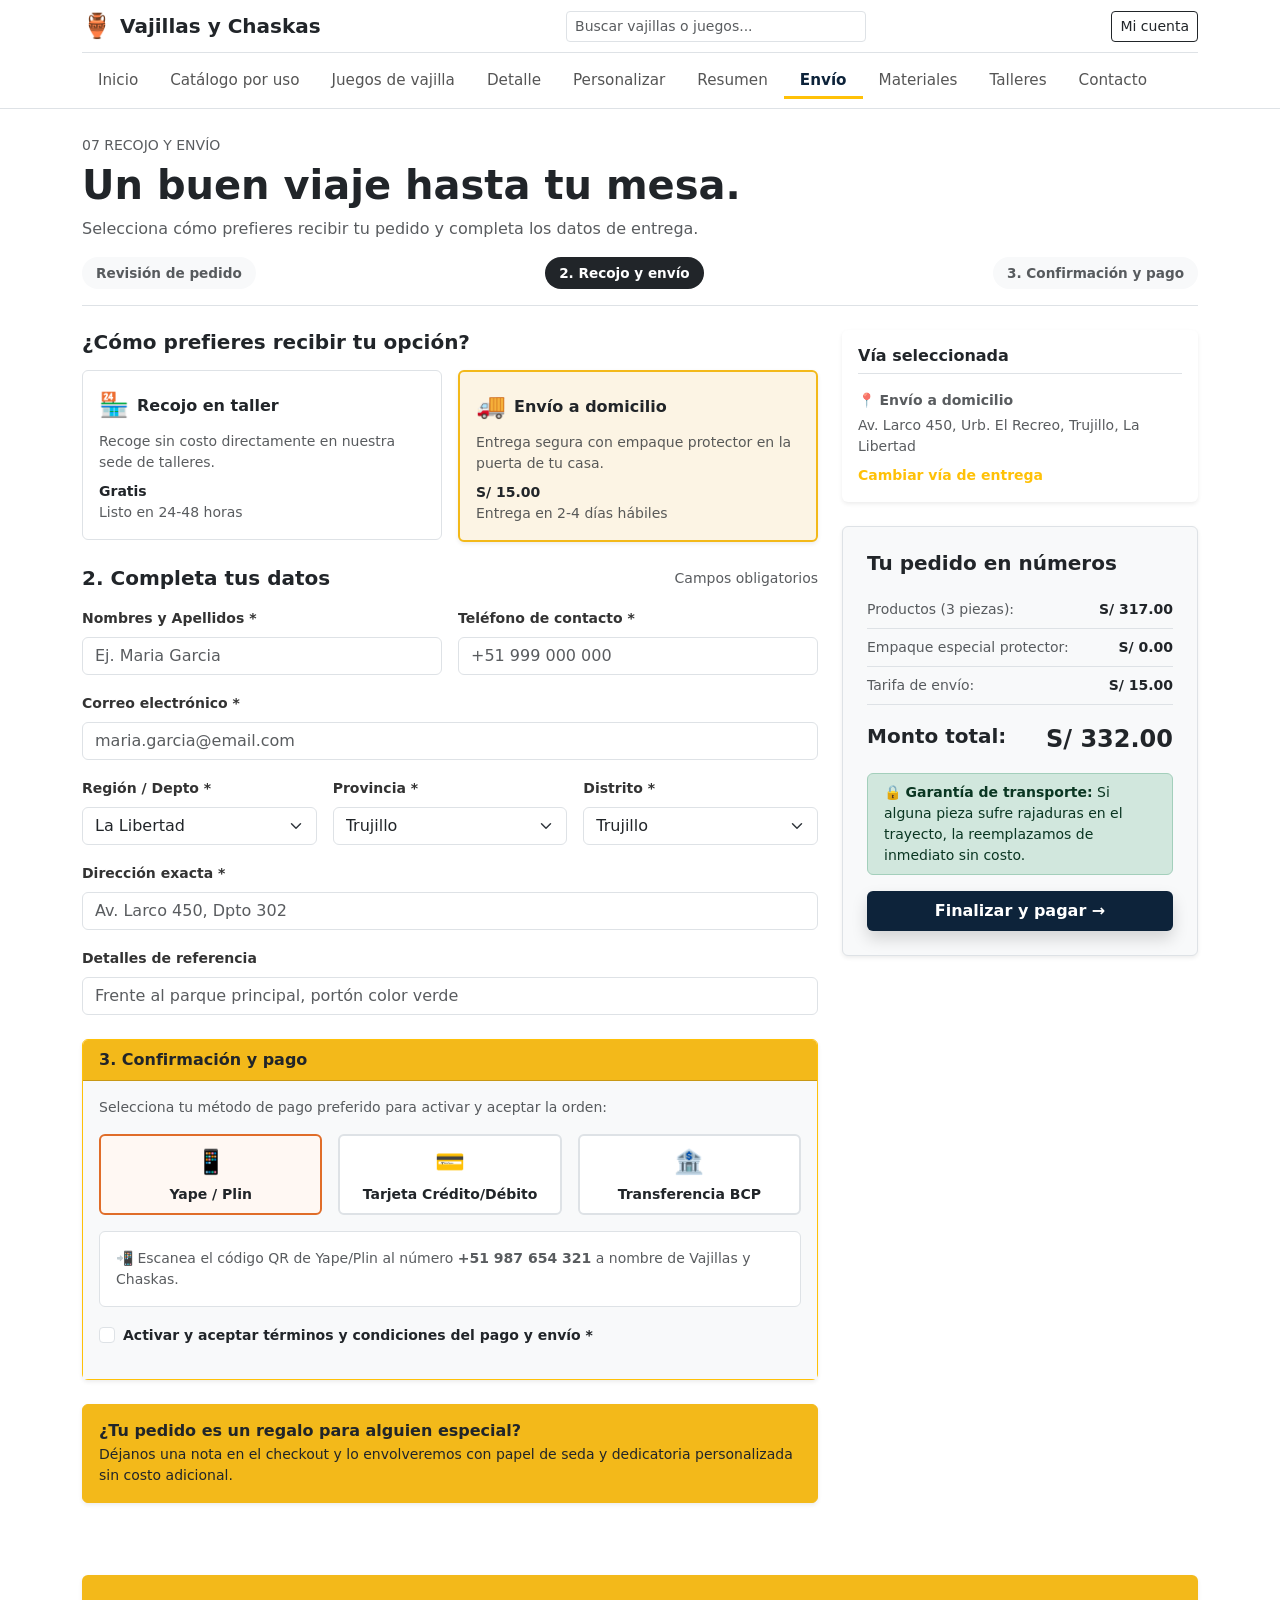
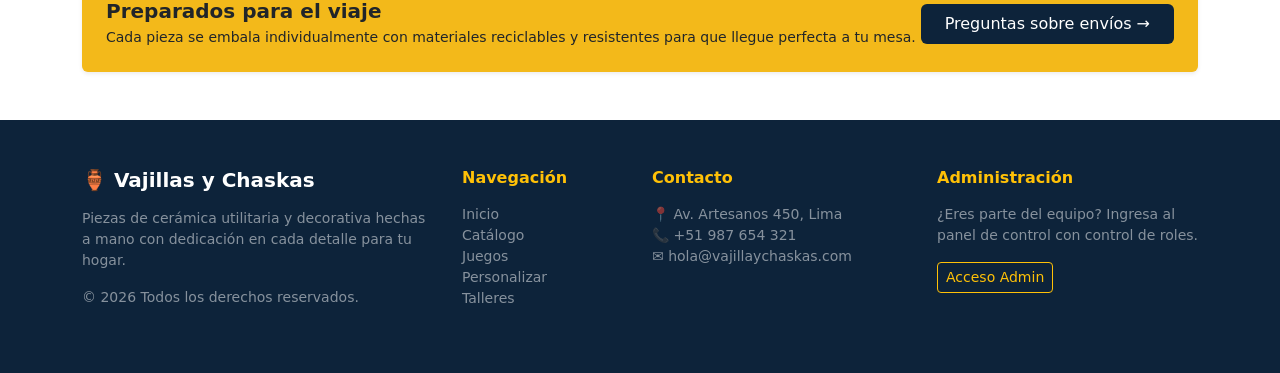
<file: envio.html>
<!DOCTYPE html>
<html lang="es">
<head>
    <meta charset="UTF-8">
    <meta name="viewport" content="width=device-width, initial-scale=1.0">
    <title>07 Recojo y envío - Vajillas Artesanales</title>
    <!-- Bootstrap 5 CDN -->
    <link href="https://cdn.jsdelivr.net/npm/bootstrap@5.3.3/dist/css/bootstrap.min.css" rel="stylesheet">
    <!-- Estilos personalizados globales -->
    <link rel="stylesheet" href="css/styles.css">
    <style>
        .bg-custom-blue { background-color: #0d233a; }
        .bg-custom-orange { background-color: #e06d29; }
        .bg-custom-yellow { background-color: #fcf4e4; }
        .border-custom-yellow { border: 1px solid #f3b91a; }
        .nav-link { color: #555 !important; font-size: 0.95rem; }
        .nav-link:hover, .nav-link.active { color: #0d233a !important; font-weight: bold; }
        .btn-custom-orange { background-color: #e06d29; color: white; }
        .btn-custom-orange:hover { background-color: #c85a1b; color: white; }
        .btn-custom-blue { background-color: #0d233a; color: white; }
        .btn-custom-blue:hover { background-color: #081625; color: white; }
        .step-pill { font-size: 0.85rem; font-weight: 600; padding: 6px 14px; border-radius: 20px; }
        .shipping-card { cursor: pointer; transition: all 0.2s ease-in-out; }
        .shipping-card.active { border-color: #f3b91a !important; background-color: #fcf4e4; }
        
        /* Estilos de las tarjetas de métodos de pago */
        .payment-method-card { cursor: pointer; transition: all 0.2s ease-in-out; border: 2px solid #dee2e6; }
        .payment-method-card.active { border-color: #e06d29 !important; background-color: #fff8f3; }
    </style>
    <link rel="stylesheet" href="css/accesibilidad.css">
</head>
<body class="bg-white">

    <!-- Barra de Navegación Superior -->
    <header class="border-bottom py-2 bg-white sticky-top">
        <div class="container d-flex flex-column flex-md-row justify-content-between align-items-center">
            <!-- Logo -->
            <a href="Index.html" class="d-flex align-items-center mb-2 mb-md-0 text-decoration-none">
                <span class="fs-4 text-warning me-2">🏺</span>
                <span class="fw-bold fs-5 text-dark">Vajillas y Chaskas</span>
            </a>
            <!-- Buscador -->
            <div class="input-group w-50 w-md-25 mb-2 mb-md-0" style="max-width: 300px;">
                <input type="text" class="form-control form-control-sm" placeholder="Buscar vajillas o juegos...">
            </div>
            <!-- Acciones -->
            <div>
                <a href="admin/login.html" class="btn btn-outline-dark btn-sm">Mi cuenta</a>
            </div>
        </div>
        <!-- Menú de Enlaces Vinculados (Destacado en Envío) -->
        <div class="container mt-2">
            <ul class="nav justify-content-center justify-content-lg-start border-top pt-2 flex-nowrap overflow-auto">
                <li class="nav-item"><a class="nav-link" href="Index.html">Inicio</a></li>
                <li class="nav-item"><a class="nav-link" href="catalogo.html">Catálogo por uso</a></li>
                <li class="nav-item"><a class="nav-link" href="juegos.html">Juegos de vajilla</a></li>
                <li class="nav-item"><a class="nav-link" href="detalle.html">Detalle</a></li>
                <li class="nav-item"><a class="nav-link" href="personalizar.html">Personalizar</a></li>
                <li class="nav-item"><a class="nav-link" href="resumen.html">Resumen</a></li>
                <li class="nav-item"><a class="nav-link active border-bottom border-warning border-3 pb-1" href="envio.html">Envío</a></li>
                <li class="nav-item"><a class="nav-link" href="materiales.html">Materiales</a></li>
                <li class="nav-item"><a class="nav-link" href="talleres.html">Talleres</a></li>
                <li class="nav-item"><a class="nav-link" href="contacto.html">Contacto</a></li>
            </ul>
        </div>
    </header>

    <!-- Sección de Recojo y Envío -->
    <section class="container my-4">
        <span class="text-muted small text-uppercase">07 RECOJO Y ENVÍO</span>
        <h1 class="display-6 fw-bold text-dark mt-1">Un buen viaje hasta tu mesa.</h1>
        <p class="text-muted">Selecciona cómo prefieres recibir tu pedido y completa los datos de entrega.</p>

        <!-- Pasos de Compra -->
        <div class="d-flex justify-content-between border-bottom pb-3 mb-4 text-center">
            <span class="step-pill bg-light text-muted"><a href="resumen.html" class="text-decoration-none text-muted">Revisión de pedido</a></span>
            <span class="step-pill bg-dark text-white">2. Recojo y envío</span>
            <span class="step-pill bg-light text-muted">3. Confirmación y pago</span>
        </div>

        <!-- Formulario Principal -->
        <form id="checkout-form" class="row g-4">
            <!-- Columna Izquierda: Opciones de Envío y Formulario -->
            <div class="col-lg-8">
                <!-- 1. Método de entrega -->
                <div class="mb-4">
                    <h5 class="fw-bold text-dark mb-3">¿Cómo prefieres recibir tu opción?</h5>
                    <div class="row g-3">
                        <div class="col-md-6">
                            <div class="card p-3 border rounded shipping-card">
                                <div class="d-flex align-items-center mb-2">
                                    <span class="fs-4 me-2">🏪</span>
                                    <h6 class="fw-bold mb-0 text-dark">Recojo en taller</h6>
                                </div>
                                <p class="text-muted small mb-2">Recoge sin costo directamente en nuestra sede de talleres.</p>
                                <span class="fw-bold text-dark small">Gratis</span>
                                <small class="text-muted">Listo en 24-48 horas</small>
                            </div>
                        </div>
                        <div class="col-md-6">
                            <div class="card p-3 border border-2 rounded shipping-card active shadow-sm">
                                <div class="d-flex align-items-center mb-2">
                                    <span class="fs-4 me-2">🚚</span>
                                    <h6 class="fw-bold mb-0 text-dark">Envío a domicilio</h6>
                                </div>
                                <p class="text-muted small mb-2">Entrega segura con empaque protector en la puerta de tu casa.</p>
                                <span class="fw-bold text-dark small">S/ 15.00</span>
                                <small class="text-muted">Entrega en 2-4 días hábiles</small>
                            </div>
                        </div>
                    </div>
                </div>

                <!-- 2. Formulario de Datos -->
                <div class="mb-4">
                    <div class="d-flex justify-content-between align-items-center mb-3">
                        <h5 class="fw-bold text-dark mb-0">2. Completa tus datos</h5>
                        <span class="text-muted small">Campos obligatorios</span>
                    </div>

                    <div class="row g-3">
                        <div class="col-md-6">
                            <label class="form-label small fw-bold">Nombres y Apellidos *</label>
                            <input type="text" id="input-nombre" class="form-control" placeholder="Ej. Maria Garcia" required>
                        </div>
                        <div class="col-md-6">
                            <label class="form-label small fw-bold">Teléfono de contacto *</label>
                            <input type="tel" id="input-telefono" class="form-control" placeholder="+51 999 000 000" required>
                        </div>
                        <div class="col-12">
                            <label class="form-label small fw-bold">Correo electrónico *</label>
                            <input type="email" id="input-correo" class="form-control" placeholder="maria.garcia@email.com" required>
                        </div>
                        <div class="col-md-4">
                            <label class="form-label small fw-bold">Región / Depto *</label>
                            <select class="form-select">
                                <option selected>La Libertad</option>
                                <option value="1">Lima</option>
                                <option value="2">Arequipa</option>
                            </select>
                        </div>
                        <div class="col-md-4">
                            <label class="form-label small fw-bold">Provincia *</label>
                            <select class="form-select">
                                <option selected>Trujillo</option>
                                <option value="1">Ascope</option>
                            </select>
                        </div>
                        <div class="col-md-4">
                            <label class="form-label small fw-bold">Distrito *</label>
                            <select class="form-select">
                                <option selected>Trujillo</option>
                                <option value="1">Victor Larco</option>
                            </select>
                        </div>
                        <div class="col-12">
                            <label class="form-label small fw-bold">Dirección exacta *</label>
                            <input type="text" id="input-direccion" class="form-control" placeholder="Av. Larco 450, Dpto 302" required>
                        </div>
                        <div class="col-12">
                            <label class="form-label small fw-bold">Detalles de referencia</label>
                            <input type="text" class="form-control" placeholder="Frente al parque principal, portón color verde">
                        </div>
                    </div>
                </div>

                <!-- 3. Sección de Confirmación y Pago Integrada -->
                <div class="card border border-warning shadow-sm mb-4">
                    <div class="card-header bg-custom-yellow text-dark fw-bold">
                        3. Confirmación y pago
                    </div>
                    <div class="card-body bg-light">
                        <p class="small text-muted mb-3">Selecciona tu método de pago preferido para activar y aceptar la orden:</p>
                        
                        <div class="row g-3 mb-3">
                            <div class="col-md-4">
                                <div class="card p-2 text-center payment-method-card active" data-method="yape">
                                    <span class="fs-4">📱</span>
                                    <strong class="small text-dark mt-1">Yape / Plin</strong>
                                </div>
                            </div>
                            <div class="col-md-4">
                                <div class="card p-2 text-center payment-method-card" data-method="tarjeta">
                                    <span class="fs-4">💳</span>
                                    <strong class="small text-dark mt-1">Tarjeta Crédito/Débito</strong>
                                </div>
                            </div>
                            <div class="col-md-4">
                                <div class="card p-2 text-center payment-method-card" data-method="transferencia">
                                    <span class="fs-4">🏦</span>
                                    <strong class="small text-dark mt-1">Transferencia BCP</strong>
                                </div>
                            </div>
                        </div>

                        <div id="payment-details-box" class="p-3 bg-white border rounded small text-muted mb-3">
                            📲 Escanea el código QR de Yape/Plin al número <strong>+51 987 654 321</strong> a nombre de Vajillas y Chaskas.
                        </div>

                        <!-- Checkbox y botón de activar y aceptar -->
                        <div class="form-check mb-3">
                            <input class="form-check-input" type="checkbox" id="check-activar" required>
                            <label class="form-check-label small fw-bold text-dark" for="check-activar">
                                Activar y aceptar términos y condiciones del pago y envío *
                            </label>
                        </div>

                        <!-- Contenedor dinámico del Mensaje de Confirmación -->
                        <div id="confirmation-message-box"></div>
                    </div>
                </div>

                <!-- Banner Informativo de Entrega -->
                <div class="bg-custom-yellow border-custom-yellow p-3 rounded mb-4 shadow-sm">
                    <h6 class="fw-bold text-dark mb-1">¿Tu pedido es un regalo para alguien especial?</h6>
                    <p class="text-dark small mb-0">Déjanos una nota en el checkout y lo envolveremos con papel de seda y dedicatoria personalizada sin costo adicional.</p>
                </div>
            </div>

            <!-- Columna Derecha: Resumen de Pedido y Pago -->
            <div class="col-lg-4">
                <div class="card border-0 shadow-sm p-3 mb-4">
                    <h6 class="fw-bold text-dark border-bottom pb-2 mb-3">Vía seleccionada</h6>
                    <p class="small text-muted mb-1">📍 <strong>Envío a domicilio</strong></p>
                    <p class="small text-muted mb-2">Av. Larco 450, Urb. El Recreo, Trujillo, La Libertad</p>
                    <a href="#" class="text-warning text-decoration-none small fw-bold">Cambiar vía de entrega</a>
                </div>

                <div class="border rounded p-4 bg-light shadow-sm">
                    <h5 class="fw-bold text-dark mb-3">Tu pedido en números</h5>

                    <div class="d-flex justify-content-between small border-bottom py-2">
                        <span class="text-muted">Productos (3 piezas):</span>
                        <strong class="text-dark">S/ 317.00</strong>
                    </div>
                    <div class="d-flex justify-content-between small border-bottom py-2">
                        <span class="text-muted">Empaque especial protector:</span>
                        <strong class="text-dark">S/ 0.00</strong>
                    </div>
                    <div class="d-flex justify-content-between small border-bottom py-2">
                        <span class="text-muted">Tarifa de envío:</span>
                        <strong class="text-dark">S/ 15.00</strong>
                    </div>
                    <div class="d-flex justify-content-between py-3">
                        <span class="fw-bold text-dark fs-5">Monto total:</span>
                        <strong class="text-dark fs-4">S/ 332.00</strong>
                    </div>

                    <!-- Mensaje de seguridad -->
                    <div class="alert alert-success py-2 px-3 small mb-3">
                        🔒 <strong>Garantía de transporte:</strong> Si alguna pieza sufre rajaduras en el trayecto, la reemplazamos de inmediato sin costo.
                    </div>

                    <button type="submit" class="btn btn-custom-blue w-100 fw-bold py-2 text-white shadow">Finalizar y pagar &rarr;</button>
                </div>
            </div>
        </form>

        <!-- Banner Inferior Informativo -->
        <div class="bg-custom-yellow p-4 rounded mt-5 d-flex flex-column flex-md-row justify-content-between align-items-center shadow-sm">
            <div class="mb-3 mb-md-0">
                <h5 class="fw-bold text-dark mb-1">Preparados para el viaje</h5>
                <p class="text-dark small mb-0">Cada pieza se embala individualmente con materiales reciclables y resistentes para que llegue perfecta a tu mesa.</p>
            </div>
            <a href="contacto.html" class="btn btn-custom-blue px-4 py-2 font-weight-bold text-decoration-none rounded">Preguntas sobre envíos &rarr;</a>
        </div>
    </section>

    <!-- Pie de Página (Footer azul oscuro) -->
    <footer class="bg-custom-blue text-white py-5 mt-5">
        <div class="container">
            <div class="row g-4">
                <div class="col-md-4">
                    <h5 class="fw-bold mb-3">🏺 Vajillas y Chaskas</h5>
                    <p class="text-white-50 small">Piezas de cerámica utilitaria y decorativa hechas a mano con dedicación en cada detalle para tu hogar.</p>
                    <p class="text-white-50 small mb-0">&copy; 2026 Todos los derechos reservados.</p>
                </div>
                <div class="col-md-2">
                    <h6 class="fw-bold text-warning mb-3">Navegación</h6>
                    <ul class="list-unstyled small">
                        <li><a href="Index.html" class="text-white-50 text-decoration-none">Inicio</a></li>
                        <li><a href="catalogo.html" class="text-white-50 text-decoration-none">Catálogo</a></li>
                        <li><a href="juegos.html" class="text-white-50 text-decoration-none">Juegos</a></li>
                        <li><a href="personalizar.html" class="text-white-50 text-decoration-none">Personalizar</a></li>
                        <li><a href="talleres.html" class="text-white-50 text-decoration-none">Talleres</a></li>
                    </ul>
                </div>
                <div class="col-md-3">
                    <h6 class="fw-bold text-warning mb-3">Contacto</h6>
                    <ul class="list-unstyled small text-white-50">
                        <li>📍 Av. Artesanos 450, Lima</li>
                        <li>📞 +51 987 654 321</li>
                        <li>✉️ hola@vajillaychaskas.com</li>
                    </ul>
                </div>
                <div class="col-md-3">
                    <h6 class="fw-bold text-warning mb-3">Administración</h6>
                    <p class="text-white-50 small">¿Eres parte del equipo? Ingresa al panel de control con control de roles.</p>
                    <a href="admin/login.html" class="btn btn-outline-warning btn-sm">Acceso Admin</a>
                </div>
            </div>
        </div>
    </footer>

    <!-- Bootstrap 5 JS Bundle -->
    <script src="https://cdn.jsdelivr.net/npm/bootstrap@5.3.3/dist/js/bootstrap.bundle.min.js"></script>

    <!-- Script de interacción, validación, métodos de pago y mensaje de confirmación -->
    <script>
        document.addEventListener("DOMContentLoaded", function () {
            // Lógica para alternar métodos de pago
            const paymentCards = document.querySelectorAll(".payment-method-card");
            const paymentBox = document.getElementById("payment-details-box");

            paymentCards.forEach(card => {
                card.addEventListener("click", function () {
                    paymentCards.forEach(c => c.classList.remove("active"));
                    this.classList.add("active");

                    const method = this.getAttribute("data-method");
                    if (method === "yape") {
                        paymentBox.innerHTML = "📲 Escanea el código QR de Yape/Plin al número <strong>+51 987 654 321</strong> a nombre de Vajillas y Chaskas.";
                    } else if (method === "tarjeta") {
                        paymentBox.innerHTML = "💳 Ingresa los datos de tu tarjeta de crédito o débito de forma segura (Visa, Mastercard, Amex).";
                    } else if (method === "transferencia") {
                        paymentBox.innerHTML = "🏦 Cuenta BCP Soles: <strong>193-98765432-0-11</strong><br>CCI: 002-1931098765432011-14";
                    }
                });
            });

            // Validación y despliegue del mensaje de confirmación dentro de la página
            const form = document.getElementById("checkout-form");
            const confirmationBox = document.getElementById("confirmation-message-box");

            if (form) {
                form.addEventListener("submit", function (e) {
                    e.preventDefault();
                    const nombre = document.getElementById("input-nombre").value.trim();
                    const telefono = document.getElementById("input-telefono").value.trim();
                    const correo = document.getElementById("input-correo").value.trim();
                    const direccion = document.getElementById("input-direccion").value.trim();
                    const checkActivar = document.getElementById("check-activar").checked;

                    if (!nombre || !telefono || !correo || !direccion) {
                        alert("Por favor, completa todos los campos obligatorios (*) antes de realizar el pago.");
                        return;
                    }

                    if (!checkActivar) {
                        alert("Debes marcar la casilla para activar y aceptar los términos del pago y envío.");
                        return;
                    }

                    // Mostrar mensaje de confirmación interactivo dentro de la sección 3
                    confirmationBox.innerHTML = `
                        <div class="alert alert-success shadow-sm p-3 mt-3">
                            <h5 class="alert-heading fw-bold">🎉 ¡Pago y Pedido Activado y Aceptado!</h5>
                            <p class="mb-1 small">Estimado/a <strong>${nombre}</strong>, tu orden por <strong>S/ 332.00</strong> ha sido activada y aceptada exitosamente.</p>
                            <hr class="my-2">
                            <p class="mb-0 extra-small text-muted">Hemos enviado los detalles de seguimiento y la guía de transporte al correo: <strong>${correo}</strong>.</p>
                        </div>
                    `;

                    // Desplazarse suavemente hacia el mensaje de confirmación
                    confirmationBox.scrollIntoView({ behavior: 'smooth' });
                });
            }
        });
    </script>
    <script src="js/main.js"></script>
    <script src="js/accesibilidad-compartida.js"></script>
</body>
</html>
</file>
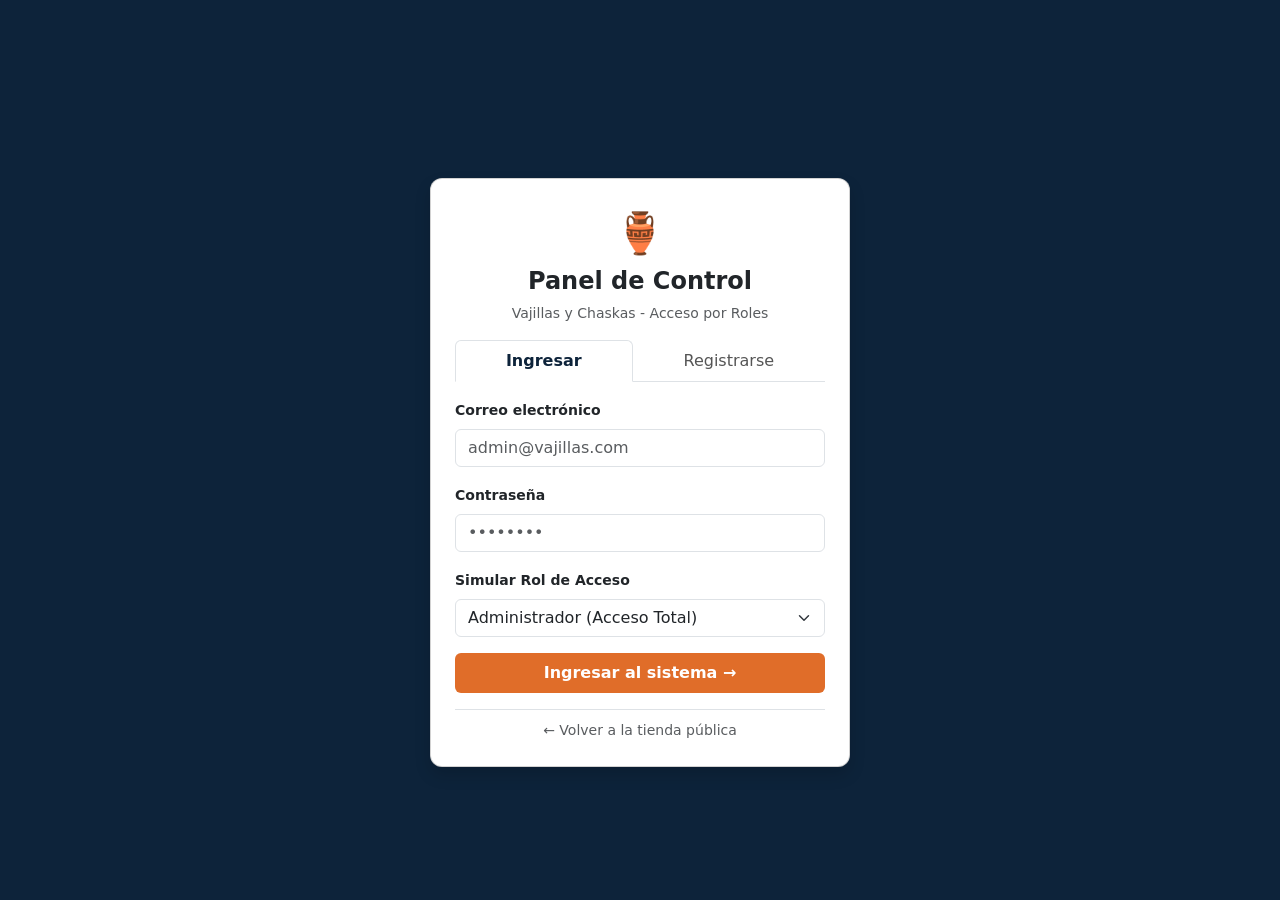
<file: admin/dashboard.html>
<!DOCTYPE html>
<html lang="es">
<head>
    <meta charset="UTF-8">
    <meta name="viewport" content="width=device-width, initial-scale=1.0">
    <title>Pedidos - Administración Vajillas y Chaskas</title>
    <!-- Bootstrap 5 CDN -->
    <link href="https://cdn.jsdelivr.net/npm/bootstrap@5.3.3/dist/css/bootstrap.min.css" rel="stylesheet">
    <script src="js/auth-guard.js"></script>
    <link rel="stylesheet" href="../css/accesibilidad.css">
</head>
<body class="bg-light">
    <div class="container-fluid">
        <div class="row">
            <!-- Menú Lateral -->
            <nav class="col-md-3 col-lg-2 d-md-block bg-dark sidebar collapse text-white min-vh-100 p-3">
                <h4 class="text-warning mb-4">🏺 Chaskas Admin</h4>
                <ul class="nav flex-column gap-2">
                    <li class="nav-item"><a href="dashboard.html" class="nav-link text-white">📊 Dashboard</a></li>
                    <li class="nav-item"><a href="pedidos.html" class="nav-link text-white active bg-secondary rounded">📦 Pedidos</a></li>
                    <li class="nav-item"><a href="productos.html" class="nav-link text-white">🫕 Productos</a></li>
                    <li class="nav-item"><a href="usuarios.html" class="nav-link text-white">👥 Usuarios</a></li>
                    <li class="nav-item mt-4">
                        <button onclick="cerrarSesion()" class="btn btn-outline-danger btn-sm w-100">🚪 Cerrar Sesión</button>
                    </li>
                </ul>
            </nav>

            <!-- Contenido Principal -->
            <main class="col-md-9 ms-sm-auto col-lg-10 px-md-4 py-4">
                <div class="d-flex justify-content-between align-items-center pb-2 mb-3 border-bottom">
                    <h1 class="h2">Gestión de Pedidos y Detalles</h1>
                    <button onclick="cerrarSesion()" class="btn btn-danger btn-sm">Salir</button>
                </div>

                <!-- Tabla de Pedidos Detallada -->
                <div class="card border-0 shadow-sm p-3">
                    <table class="table table-hover align-middle">
                        <thead class="table-dark">
                            <tr>
                                <th>Cliente</th>
                                <th>Producto Solicitado</th>
                                <th>Detalles / Precio</th>
                                <th>Fecha</th>
                                <th>Estado</th>
                                <th>Acciones</th>
                            </tr>
                        </thead>
                        <tbody id="tablaPedidos">
                            <!-- Los pedidos se cargarán dinámicamente aquí con todos sus detalles -->
                        </tbody>
                    </table>
                </div>
            </main>
        </div>
    </div>

    <!-- Script de Lógica para Pedidos con Detalles y Sesión -->
    <script>
        // Función para cerrar sesión de forma segura
        function cerrarSesion() {
            localStorage.removeItem('adminLogueado');
            localStorage.removeItem('usuarioActivo');
            window.location.href = 'login.html';
        }

        const pedidosIniciales = [
            { cliente: "Juan Pérez", producto: "Plato Llano Artesanal", precio: "45.00", fecha: "07/11/2026", estado: "Pendiente" }
        ];

        function cargarPedidos() {
            let listaPedidos = JSON.parse(localStorage.getItem('listaPedidosAdmin'));
            if (!listaPedidos) {
                listaPedidos = pedidosIniciales;
                localStorage.setItem('listaPedidosAdmin', JSON.stringify(listaPedidos));
            }

            const tabla = document.getElementById('tablaPedidos');
            tabla.innerHTML = '';

            listaPedidos.forEach((ped, index) => {
                const fila = document.createElement('tr');
                fila.innerHTML = `
                    <td>
                        <strong>${ped.cliente || "Cliente Tienda Web"}</strong>
                    </td>
                    <td>
                        <span class="fw-bold text-dark">🏺 ${ped.producto}</span>
                    </td>
                    <td>
                        <span class="text-success fw-bold">S/ ${parseFloat(ped.precio).toFixed(2)}</span>
                        <br><small class="text-muted">Orden generada desde catálogo</small>
                    </td>
                    <td>${ped.fecha || new Date().toLocaleDateString()}</td>
                    <td><span class="badge bg-warning text-dark">${ped.estado || 'Pendiente'}</span></td>
                    <td>
                        <button class="btn btn-sm btn-outline-info me-1" onclick="verDetallePedido(${index})">Detalles</button>
                        <button class="btn btn-sm btn-outline-danger" onclick="eliminarPedido(${index})">Eliminar</button>
                    </td>
                `;
                tabla.appendChild(fila);
            });
        }

        function verDetallePedido(index) {
            let listaPedidos = JSON.parse(localStorage.getItem('listaPedidosAdmin'));
            const p = listaPedidos[index];
            alert(`📋 DETALLE DEL PEDIDO:\n\nCliente: ${p.cliente}\nProducto: ${p.producto}\nPrecio: S/ ${p.precio}\nFecha: ${p.fecha}\nEstado: ${p.estado}`);
        }

        function eliminarPedido(index) {
            let listaPedidos = JSON.parse(localStorage.getItem('listaPedidosAdmin'));
            if (confirm(`¿Estás seguro de eliminar este pedido?`)) {
                listaPedidos.splice(index, 1);
                localStorage.setItem('listaPedidosAdmin', JSON.stringify(listaPedidos));
                cargarPedidos();
            }
        }

        window.onload = cargarPedidos;
    </script>

    <!-- Bootstrap 5 JS Bundle -->
    <script src="https://cdn.jsdelivr.net/npm/bootstrap@5.3.3/dist/js/bootstrap.bundle.min.js"></script>
    <script src="../js/accesibilidad-compartida.js"></script>
</body>
</html>
</file>
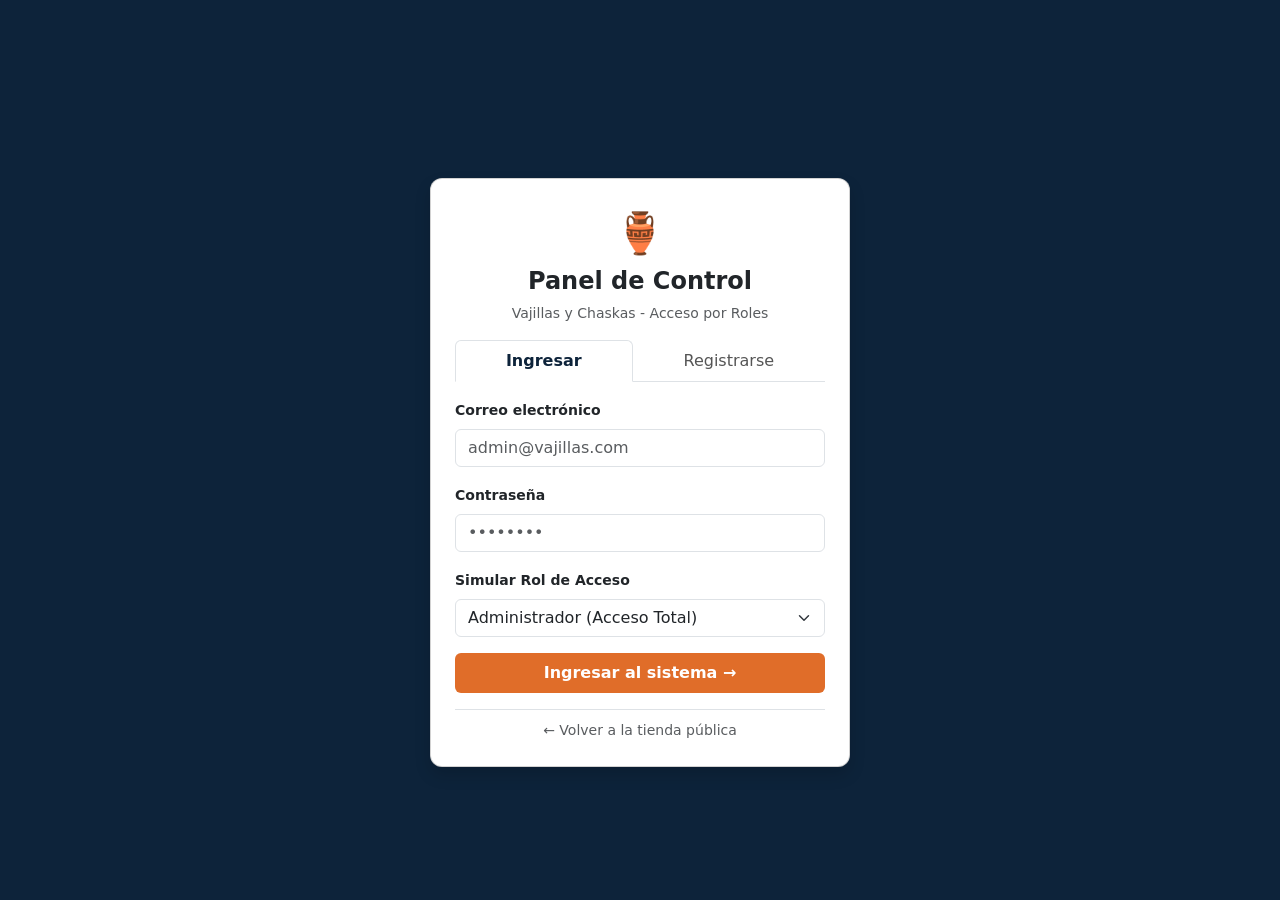
<file: admin/login.html>
<!DOCTYPE html>
<html lang="es">
<head>
    <meta charset="UTF-8">
    <meta name="viewport" content="width=device-width, initial-scale=1.0">
    <title>Login / Registro - Administración Vajillas y Chaskas</title>
    <!-- Bootstrap 5 CDN -->
    <link href="https://cdn.jsdelivr.net/npm/bootstrap@5.3.3/dist/css/bootstrap.min.css" rel="stylesheet">
    <style>
        body { background-color: #0d233a; }
        .login-card { max-width: 420px; margin-top: 5vh; border-radius: 12px; }
        .btn-custom-orange { background-color: #e06d29; color: white; border: none; }
        .btn-custom-orange:hover { background-color: #c85a1b; color: white; }
        .nav-tabs .nav-link { color: #555; font-weight: 500; }
        .nav-tabs .nav-link.active { color: #0d233a; font-weight: bold; }
    </style>
    <link rel="stylesheet" href="../css/accesibilidad.css">
</head>
<body class="d-flex align-items-center justify-content-center vh-100">

    <div class="card login-card shadow p-4 w-100 bg-white">
        <!-- Logo y Título -->
        <div class="text-center mb-3">
            <span class="fs-1">🏺</span>
            <h4 class="fw-bold text-dark mt-1">Panel de Control</h4>
            <p class="text-muted small mb-0">Vajillas y Chaskas - Acceso por Roles</p>
        </div>

        <!-- Pestañas para alternar entre Ingresar y Registrarse -->
        <ul class="nav nav-tabs nav-fill mb-3" id="authTabs" role="tablist">
            <li class="nav-item" role="presentation">
                <button class="nav-link active" id="login-tab" data-bs-toggle="tab" data-bs-target="#login-pane" type="button" role="tab">Ingresar</button>
            </li>
            <li class="nav-item" role="presentation">
                <button class="nav-link" id="register-tab" data-bs-toggle="tab" data-bs-target="#register-pane" type="button" role="tab">Registrarse</button>
            </li>
        </ul>

        <div class="tab-content" id="authTabsContent">
            <!-- Pestaña 1: Formulario de Login -->
            <div class="tab-pane fade show active" id="login-pane" role="tabpanel">
                <form id="loginForm">
                    <div class="mb-3">
                        <label class="form-label small fw-bold">Correo electrónico</label>
                        <input type="email" id="email" class="form-control" placeholder="admin@vajillas.com" required>
                    </div>
                    <div class="mb-3">
                        <label class="form-label small fw-bold">Contraseña</label>
                        <input type="password" id="password" class="form-control" placeholder="••••••••" required>
                    </div>
                    <div class="mb-3">
                        <label class="form-label small fw-bold">Simular Rol de Acceso</label>
                        <select id="roleSelect" class="form-select">
                            <option value="Administrador">Administrador (Acceso Total)</option>
                            <option value="Editor">Editor (Gestión de Contenido)</option>
                            <option value="Vendedor">Vendedor (Gestión de Pedidos)</option>
                        </select>
                    </div>
                    <button type="submit" class="btn btn-custom-orange w-100 fw-bold py-2">Ingresar al sistema &rarr;</button>
                </form>
            </div>

            <!-- Pestaña 2: Formulario de Registro -->
            <div class="tab-pane fade" id="register-pane" role="tabpanel">
                <form id="registerForm">
                    <div class="mb-2">
                        <label class="form-label small fw-bold">Nombre Completo</label>
                        <input type="text" id="regName" class="form-control" placeholder="Ej. Juan Pérez" required>
                    </div>
                    <div class="mb-2">
                        <label class="form-label small fw-bold">Correo electrónico</label>
                        <input type="email" id="regEmail" class="form-control" placeholder="nuevo@vajillas.com" required>
                    </div>
                    <div class="mb-2">
                        <label class="form-label small fw-bold">Contraseña</label>
                        <input type="password" id="regPassword" class="form-control" placeholder="••••••••" required>
                    </div>
                    <div class="mb-3">
                        <label class="form-label small fw-bold">Asignar Rol</label>
                        <select id="regRole" class="form-select">
                            <option value="Vendedor">Vendedor</option>
                            <option value="Editor">Editor</option>
                            <option value="Administrador">Administrador</option>
                        </select>
                    </div>
                    <button type="submit" class="btn btn-success w-100 fw-bold py-2">Crear Cuenta &rarr;</button>
                </form>
            </div>
        </div>

        <div class="text-center mt-3 pt-2 border-top">
            <a href="../Index.html" class="text-decoration-none small text-muted">&larr; Volver a la tienda pública</a>
        </div>
    </div>

    <!-- Script de Bootstrap 5 -->
    <script src="https://cdn.jsdelivr.net/npm/bootstrap@5.3.3/dist/js/bootstrap.bundle.min.js"></script>

    <!-- Script de Lógica de Inicio de Sesión y Registro Sincronizado con LocalStorage -->
    <script>
        // Inicializar usuarios por defecto en localStorage si no existen
        const usuariosIniciales = [
            { nombre: "Administrador Principal", correo: "admin@vajillas.com", rol: "Administrador" },
            { nombre: "Editor de Contenido", correo: "editor@vajillas.com", rol: "Editor" },
            { nombre: "Vendedor General", correo: "vendedor@vajillas.com", rol: "Vendedor" }
        ];

        if (!localStorage.getItem('listaUsuariosAdmin')) {
            localStorage.setItem('listaUsuariosAdmin', JSON.stringify(usuariosIniciales));
        }

        // Manejo del Login
        document.getElementById('loginForm').addEventListener('submit', function(e) {
            e.preventDefault();
            const email = document.getElementById('email').value.trim();
            const role = document.getElementById('roleSelect').value;

            // Guardar sesión activa en el almacenamiento del navegador
            localStorage.setItem('userSession', JSON.stringify({
                email: email,
                role: role,
                loginTime: new Date().toISOString()
            }));

            // Redirigir directamente al panel de control (dashboard.html)
            window.location.href = 'dashboard.html';
        });

        // Manejo del Registro
        document.getElementById('registerForm').addEventListener('submit', function(e) {
            e.preventDefault();
            const nombre = document.getElementById('regName').value.trim();
            const correo = document.getElementById('regEmail').value.trim();
            const rol = document.getElementById('regRole').value;

            // Obtener la lista actual de usuarios del admin
            let listaUsuarios = JSON.parse(localStorage.getItem('listaUsuariosAdmin')) || [];

            // Verificar si el correo ya existe
            const existe = listaUsuarios.some(u => u.correo === correo);
            if (existe) {
                alert('Ya existe una cuenta registrada con este correo electrónico.');
                return;
            }

            // Crear el nuevo objeto de usuario compatible con la tabla de usuarios.html
            const nuevoUsuario = {
                nombre: nombre,
                correo: correo,
                rol: rol
            };

            // Guardar en la lista global de administración
            listaUsuarios.push(nuevoUsuario);
            localStorage.setItem('listaUsuariosAdmin', JSON.stringify(listaUsuarios));

            // Guardar sesión activa inmediata
            localStorage.setItem('userSession', JSON.stringify({
                name: nombre,
                email: correo,
                role: rol,
                loginTime: new Date().toISOString()
            }));

            alert('¡Cuenta creada con éxito! Redirigiendo al panel...');
            
            // Redirigir directamente a dashboard.html
            window.location.href = 'dashboard.html';
        });
    </script>
    <script src="../js/accesibilidad-compartida.js"></script>
</body>
</html>
</file>
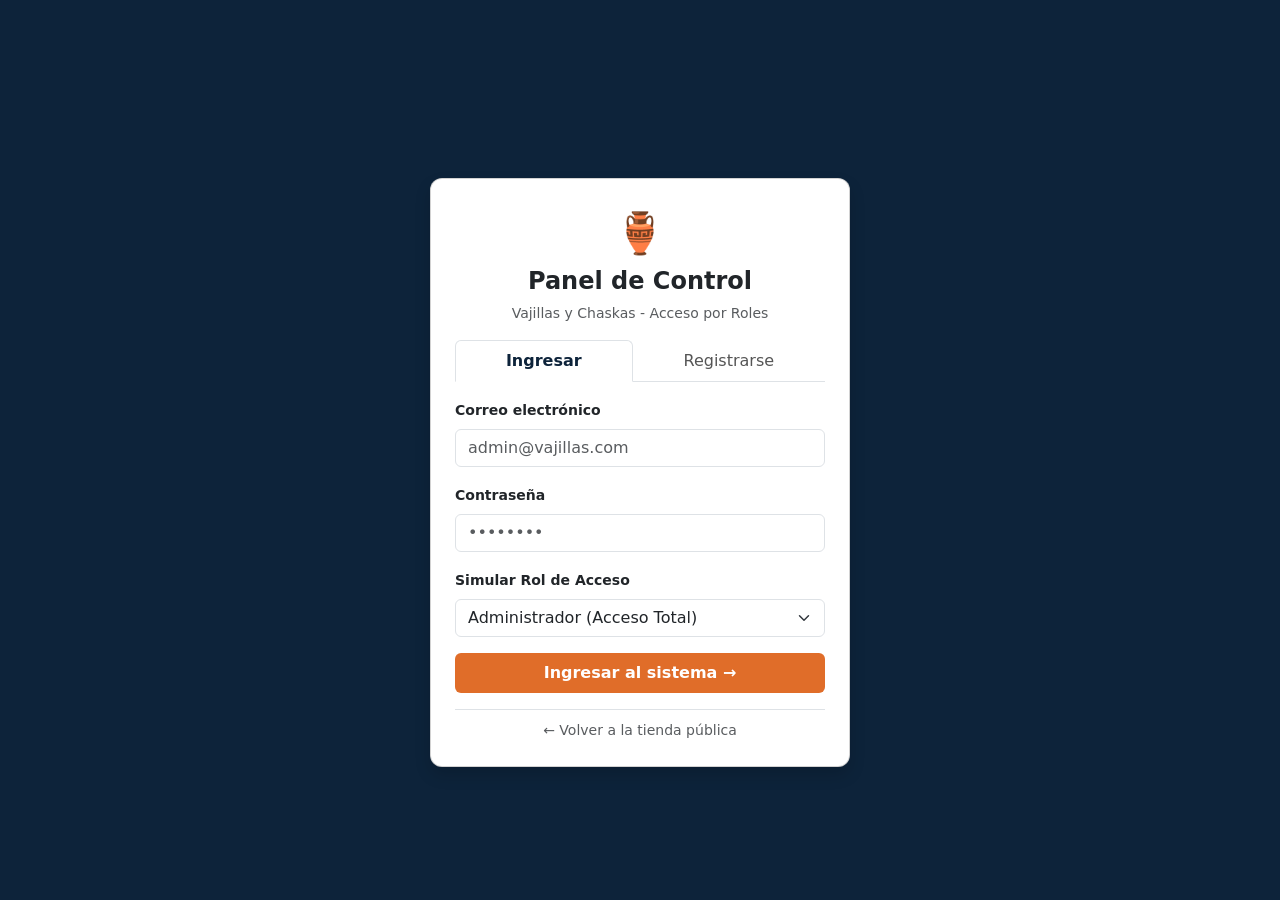
<file: admin/pedidos.html>
<!DOCTYPE html>
<html lang="es">
<head>
    <meta charset="UTF-8">
    <meta name="viewport" content="width=device-width, initial-scale=1.0">
    <title>Pedidos - Administración Vajillas y Chaskas</title>
    <link href="https://cdn.jsdelivr.net/npm/bootstrap@5.3.3/dist/css/bootstrap.min.css" rel="stylesheet">
    <script src="js/auth-guard.js"></script>
    <link rel="stylesheet" href="../css/accesibilidad.css">
</head>
<body class="bg-light">
    <div class="container-fluid">
        <div class="row">
            <nav class="col-md-3 col-lg-2 d-md-block bg-dark sidebar collapse text-white min-vh-100 p-3">
                <h4 class="text-warning mb-4">🏺 Chaskas Admin</h4>
                <ul class="nav flex-column gap-2">
                    <li class="nav-item"><a href="dashboard.html" class="nav-link text-white">📊 Dashboard</a></li>
                    <li class="nav-item"><a href="pedidos.html" class="nav-link text-white active bg-secondary rounded">📦 Pedidos</a></li>
                    <li class="nav-item"><a href="productos.html" class="nav-link text-white">🫕 Productos</a></li>
                    <li class="nav-item"><a href="usuarios.html" class="nav-link text-white" id="menuUsuarios">👥 Usuarios</a></li>
                    <li class="nav-item mt-4">
                        <button onclick="cerrarSesion()" class="btn btn-outline-danger btn-sm w-100">🚪 Cerrar Sesión</button>
                    </li>
                </ul>
            </nav>

            <main class="col-md-9 ms-sm-auto col-lg-10 px-md-4 py-4">
                <div class="d-flex justify-content-between align-items-center pb-2 mb-3 border-bottom">
                    <h1 class="h2">Gestión de Pedidos</h1>
                    <button onclick="cerrarSesion()" class="btn btn-danger btn-sm">Salir</button>
                </div>
                <div class="card border-0 shadow-sm p-3">
                    <table class="table table-hover align-middle">
                        <thead class="table-dark">
                            <tr>
                                <th># ID</th>
                                <th>Cliente</th>
                                <th>Productos</th>
                                <th>Total</th>
                                <th>Estado</th>
                                <th>Acciones</th>
                            </tr>
                        </thead>
                        <tbody>
                            <tr>
                                <td>#1001</td>
                                <td>María García</td>
                                <td>Plato Llano (x1), Juego Dúo (x1)</td>
                                <td>S/ 285.00</td>
                                <td><span class="badge bg-warning text-dark">En preparación</span></td>
                                <td><button class="btn btn-sm btn-outline-dark" onclick="verDetallePedido('#1001', 'María García', 'Plato Llano (x1), Juego Dúo (x1)', 'S/ 285.00', 'En preparación')">Ver detalle</button></td>
                            </tr>
                            <tr>
                                <td>#1002</td>
                                <td>Carlos Ruiz</td>
                                <td>Taza Rústica (x4)</td>
                                <td>S/ 128.00</td>
                                <td><span class="badge bg-success">Enviado</span></td>
                                <td><button class="btn btn-sm btn-outline-dark" onclick="verDetallePedido('#1002', 'Carlos Ruiz', 'Taza Rústica (x4)', 'S/ 128.00', 'Enviado')">Ver detalle</button></td>
                            </tr>
                        </tbody>
                    </table>
                </div>
            </main>
        </div>
    </div>

    <!-- Modal para Ver Detalle del Pedido -->
    <div class="modal fade" id="modalDetallePedido" tabindex="-1" aria-hidden="true">
        <div class="modal-dialog">
            <div class="modal-content">
                <div class="modal-header bg-dark text-white">
                    <h5 class="modal-title">Detalle del Pedido <span id="detalleId"></span></h5>
                    <button type="button" class="btn-close btn-close-white" data-bs-dismiss="modal" aria-label="Close"></button>
                </div>
                <div class="modal-body">
                    <p><strong>Cliente:</strong> <span id="detalleCliente"></span></p>
                    <p><strong>Productos:</strong> <span id="detalleProductos"></span></p>
                    <p><strong>Total a Pagar:</strong> <span id="detalleTotal"></span></p>
                    <p><strong>Estado Actual:</strong> <span id="detalleEstado"></span></p>
                </div>
                <div class="modal-footer">
                    <button type="button" class="btn btn-secondary btn-sm" data-bs-dismiss="modal">Cerrar</button>
                </div>
            </div>
        </div>
    </div>

    <!-- Script con las funciones de sesión y detalle -->
    <script>
        function cerrarSesion() {
            localStorage.removeItem('adminLogueado');
            localStorage.removeItem('usuarioActivo');
            window.location.href = 'login.html';
        }

        function verDetallePedido(id, cliente, productos, total, estado) {
            document.getElementById('detalleId').innerText = id;
            document.getElementById('detalleCliente').innerText = cliente;
            document.getElementById('detalleProductos').innerText = productos;
            document.getElementById('detalleTotal').innerText = total;
            document.getElementById('detalleEstado').innerText = estado;

            const modalElement = document.getElementById('modalDetallePedido');
            const modal = new bootstrap.Modal(modalElement);
            modal.show();
        }
    </script>

    <script src="https://cdn.jsdelivr.net/npm/bootstrap@5.3.3/dist/js/bootstrap.bundle.min.js"></script>
    <script src="../js/accesibilidad-compartida.js"></script>
</body>
</html>
</file>
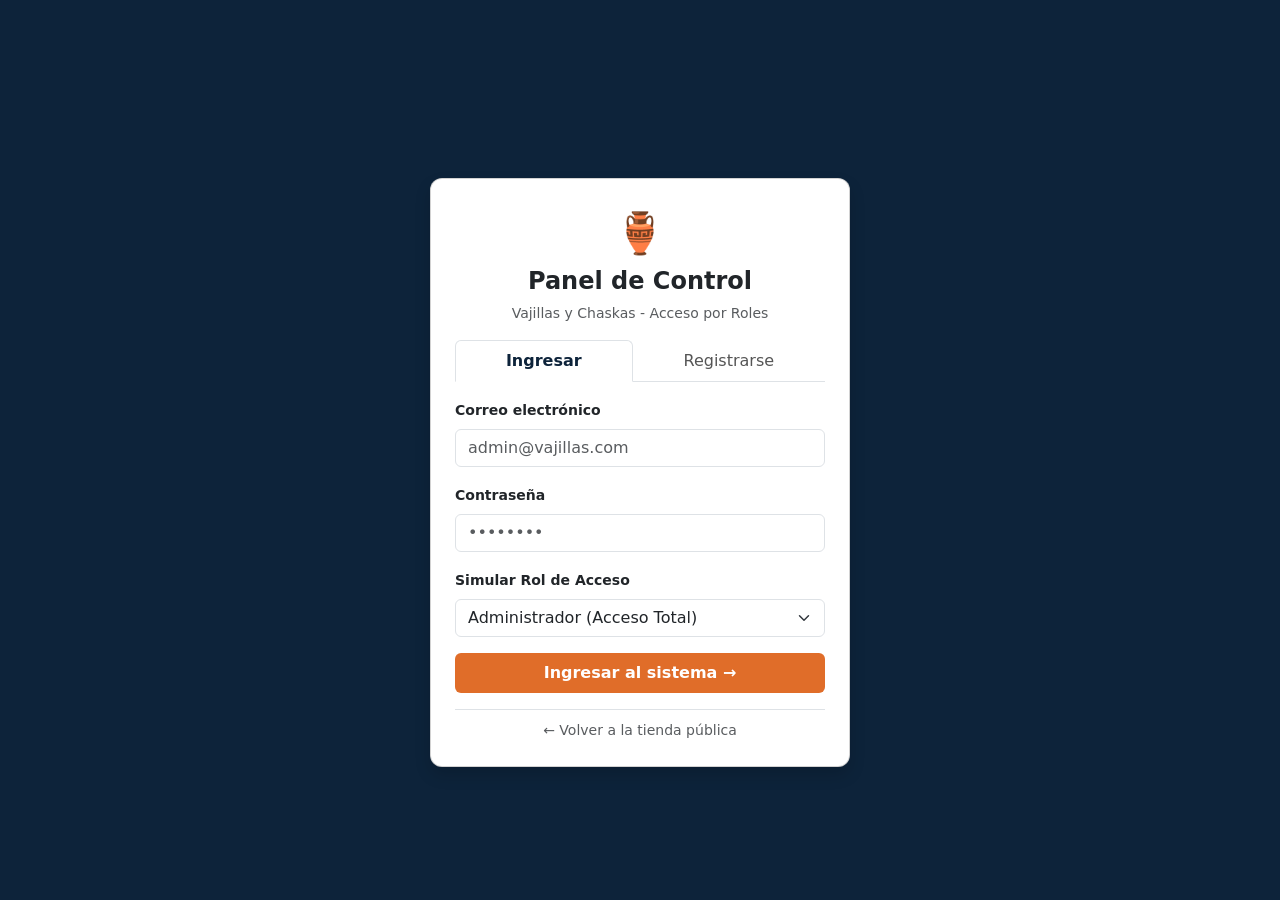
<file: admin/productos.html>
<!DOCTYPE html>
<html lang="es">
<head>
    <meta charset="UTF-8">
    <meta name="viewport" content="width=device-width, initial-scale=1.0">
    <title>Productos - Administración Vajillas y Chaskas</title>
    <!-- Bootstrap 5 CDN -->
    <link href="https://cdn.jsdelivr.net/npm/bootstrap@5.3.3/dist/css/bootstrap.min.css" rel="stylesheet">
    <script src="js/auth-guard.js"></script>
    <link rel="stylesheet" href="../css/accesibilidad.css">
</head>
<body class="bg-light">
    <div class="container-fluid">
        <div class="row">
            <!-- Menú Lateral -->
            <nav class="col-md-3 col-lg-2 d-md-block bg-dark sidebar collapse text-white min-vh-100 p-3">
                <h4 class="text-warning mb-4">🏺 Chaskas Admin</h4>
                <ul class="nav flex-column gap-2">
                    <li class="nav-item"><a href="dashboard.html" class="nav-link text-white">📊 Dashboard</a></li>
                    <li class="nav-item"><a href="pedidos.html" class="nav-link text-white">📦 Pedidos</a></li>
                    <li class="nav-item"><a href="productos.html" class="nav-link text-white active bg-secondary rounded">🫕 Productos</a></li>
                    <li class="nav-item"><a href="usuarios.html" class="nav-link text-white" id="menuUsuarios">👥 Usuarios</a></li>
                    <li class="nav-item mt-4">
                        <button onclick="cerrarSesion()" class="btn btn-outline-danger btn-sm w-100">🚪 Cerrar Sesión</button>
                    </li>
                </ul>
            </nav>

            <!-- Contenido Principal -->
            <main class="col-md-9 ms-sm-auto col-lg-10 px-md-4 py-4">
                <div class="d-flex justify-content-between align-items-center pb-2 mb-3 border-bottom">
                    <h1 class="h2">Catálogo de Productos</h1>
                    <div class="d-flex gap-2">
                        <!-- Botón para abrir el Modal de Nuevo Producto -->
                        <button class="btn btn-primary btn-sm" data-bs-toggle="modal" data-bs-target="#modalNuevoProducto">+ Nuevo Producto</button>
                        <button onclick="cerrarSesion()" class="btn btn-danger btn-sm">Salir</button>
                    </div>
                </div>

                <!-- Tabla de Productos -->
                <div class="card border-0 shadow-sm p-3">
                    <table class="table table-hover align-middle">
                        <thead class="table-dark">
                            <tr>
                                <th>Imagen</th>
                                <th>Nombre</th>
                                <th>Categoría</th>
                                <th>Precio</th>
                                <th>Stock</th>
                                <th>Acciones</th>
                            </tr>
                        </thead>
                        <tbody id="tablaProductos">
                            <!-- Los productos se cargarán dinámicamente aquí -->
                        </tbody>
                    </table>
                </div>
            </main>
        </div>
    </div>

    <!-- Modal para Agregar Nuevo Producto -->
    <div class="modal fade" id="modalNuevoProducto" tabindex="-1" aria-hidden="true">
        <div class="modal-dialog">
            <div class="modal-content">
                <div class="modal-header bg-dark text-white">
                    <h5 class="modal-title">Agregar Nuevo Producto</h5>
                    <button type="button" class="btn-close btn-close-white" data-bs-dismiss="modal" aria-label="Close"></button>
                </div>
                <div class="modal-body">
                    <form id="formNuevoProducto">
                        <div class="mb-3">
                            <label class="form-label small fw-bold">Nombre del Producto</label>
                            <input type="text" id="nombreProd" class="form-control" placeholder="Ej. Taza Rústica" required>
                        </div>
                        <div class="mb-3">
                            <label class="form-label small fw-bold">Categoría</label>
                            <select id="categoriaProd" class="form-select">
                                <option value="Vajilla Unitaria">Vajilla Unitaria</option>
                                <option value="Juegos">Juegos</option>
                                <option value="Personalizados">Personalizados</option>
                                <option value="Accesorios">Accesorios</option>
                            </select>
                        </div>
                        <div class="mb-3">
                            <label class="form-label small fw-bold">Precio (S/)</label>
                            <input type="number" step="0.01" id="precioProd" class="form-control" placeholder="45.00" required>
                        </div>
                        <div class="mb-3">
                            <label class="form-label small fw-bold">Stock Disponible</label>
                            <input type="number" id="stockProd" class="form-control" placeholder="10" required>
                        </div>
                        <button type="submit" class="btn btn-primary w-100 fw-bold">Guardar Producto</button>
                    </form>
                </div>
            </div>
        </div>
    </div>

    <!-- Script de Lógica para Sesión, Productos y LocalStorage -->
    <script>
        // Función para cerrar sesión de forma segura
        function cerrarSesion() {
            localStorage.removeItem('adminLogueado');
            localStorage.removeItem('usuarioActivo');
            window.location.href = 'login.html';
        }

        const productosIniciales = [
            { nombre: "Plato Llano Artesanal", categoria: "Vajilla Unitaria", precio: "45.00", stock: 15 },
            { nombre: "Juego Dúo Azul Cobalto", categoria: "Juegos", precio: "240.00", stock: 8 }
        ];

        function cargarProductos() {
            let listaProd = JSON.parse(localStorage.getItem('listaProductosAdmin'));
            if (!listaProd) {
                listaProd = productosIniciales;
                localStorage.setItem('listaProductosAdmin', JSON.stringify(listaProd));
            }

            const tabla = document.getElementById('tablaProductos');
            tabla.innerHTML = '';

            listaProd.forEach((p, index) => {
                const fila = document.createElement('tr');
                fila.innerHTML = `
                    <td>🏺</td>
                    <td>${p.nombre}</td>
                    <td>${p.categoria}</td>
                    <td>S/ ${parseFloat(p.precio).toFixed(2)}</td>
                    <td><span class="badge bg-success">${p.stock} en stock</span></td>
                    <td><button class="btn btn-sm btn-outline-danger" onclick="eliminarProducto(${index})">Eliminar</button></td>
                `;
                tabla.appendChild(fila);
            });
        }

        document.getElementById('formNuevoProducto').addEventListener('submit', function(e) {
            e.preventDefault();

            const nuevoProd = {
                nombre: document.getElementById('nombreProd').value,
                categoria: document.getElementById('categoriaProd').value,
                precio: document.getElementById('precioProd').value,
                stock: document.getElementById('stockProd').value
            };

            let listaProd = JSON.parse(localStorage.getItem('listaProductosAdmin')) || productosIniciales;
            listaProd.push(nuevoProd);
            localStorage.setItem('listaProductosAdmin', JSON.stringify(listaProd));

            cargarProductos();

            document.getElementById('formNuevoProducto').reset();
            const modalEl = document.getElementById('modalNuevoProducto');
            const modal = bootstrap.Modal.getInstance(modalEl);
            modal.hide();

            alert('¡Producto agregado con éxito!');
        });

        function eliminarProducto(index) {
            let listaProd = JSON.parse(localStorage.getItem('listaProductosAdmin'));
            if (confirm(`¿Estás seguro de eliminar el producto "${listaProd[index].nombre}"?`)) {
                listaProd.splice(index, 1);
                localStorage.setItem('listaProductosAdmin', JSON.stringify(listaProd));
                cargarProductos();
            }
        }

        window.onload = cargarProductos;
    </script>

    <!-- Bootstrap 5 JS Bundle -->
    <script src="https://cdn.jsdelivr.net/npm/bootstrap@5.3.3/dist/js/bootstrap.bundle.min.js"></script>
    <script src="../js/accesibilidad-compartida.js"></script>
</body>
</html>
</file>
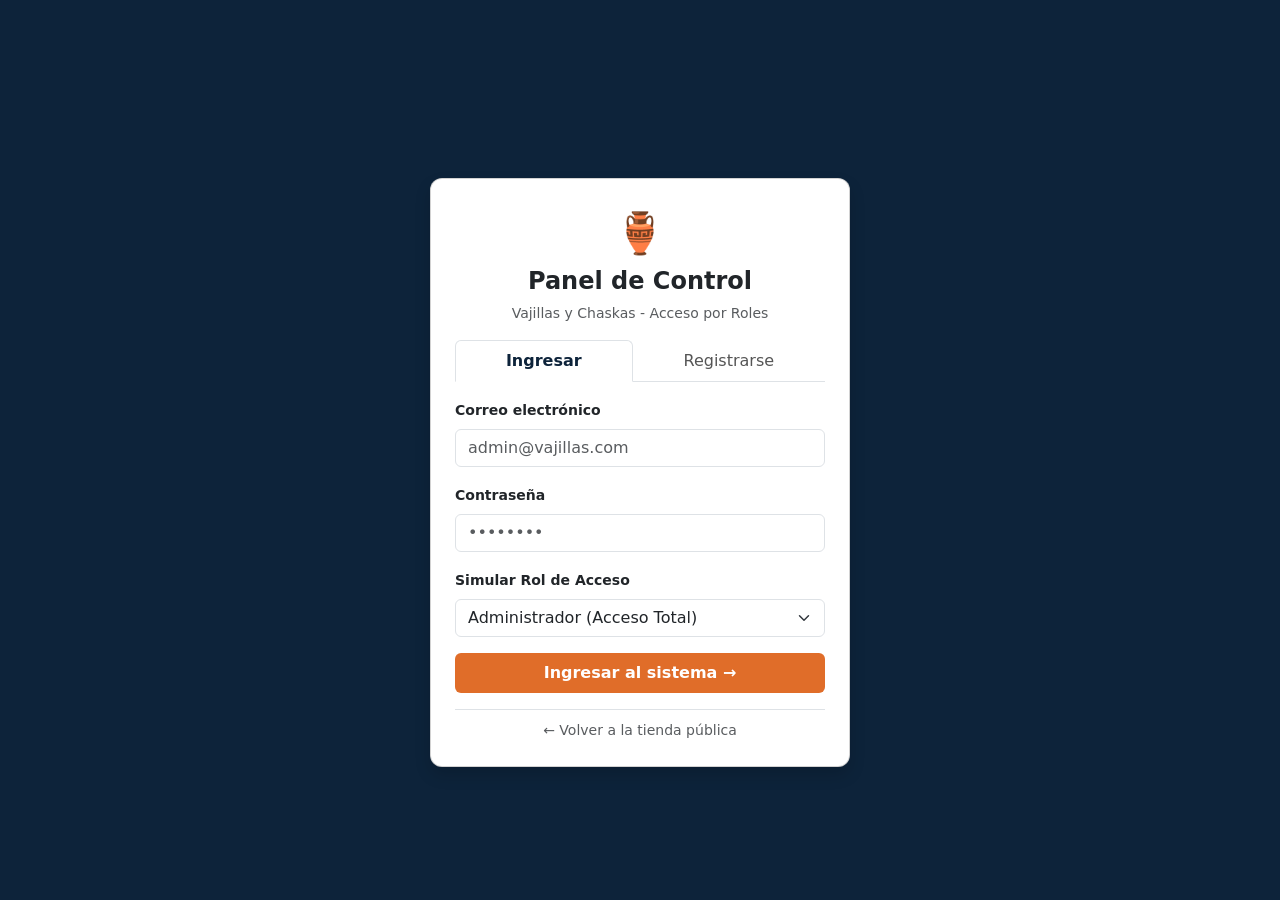
<file: admin/usuarios.html>
<!DOCTYPE html>
<html lang="es">
<head>
    <meta charset="UTF-8">
    <meta name="viewport" content="width=device-width, initial-scale=1.0">
    <title>Usuarios - Administración Vajillas y Chaskas</title>
    <!-- Bootstrap 5 CDN -->
    <link href="https://cdn.jsdelivr.net/npm/bootstrap@5.3.3/dist/css/bootstrap.min.css" rel="stylesheet">
    <script src="js/auth-guard.js"></script>
    <link rel="stylesheet" href="../css/accesibilidad.css">
</head>
<body class="bg-light">
    <div class="container-fluid">
        <div class="row">
            <!-- Menú Lateral -->
            <nav class="col-md-3 col-lg-2 d-md-block bg-dark sidebar collapse text-white min-vh-100 p-3">
                <h4 class="text-warning mb-4">🏺 Chaskas Admin</h4>
                <ul class="nav flex-column gap-2">
                    <li class="nav-item"><a href="dashboard.html" class="nav-link text-white">📊 Dashboard</a></li>
                    <li class="nav-item"><a href="pedidos.html" class="nav-link text-white">📦 Pedidos</a></li>
                    <li class="nav-item"><a href="productos.html" class="nav-link text-white">🫕 Productos</a></li>
                    <li class="nav-item"><a href="usuarios.html" class="nav-link text-white active bg-secondary rounded" id="menuUsuarios">👥 Usuarios</a></li>
                    <li class="nav-item mt-4">
                        <button onclick="cerrarSesion()" class="btn btn-outline-danger btn-sm w-100">🚪 Cerrar Sesión</button>
                    </li>
                </ul>
            </nav>

            <!-- Contenido Principal -->
            <main class="col-md-9 ms-sm-auto col-lg-10 px-md-4 py-4">
                <div class="d-flex justify-content-between align-items-center pb-2 mb-3 border-bottom">
                    <h1 class="h2">Control de Usuarios y Roles</h1>
                    <div class="d-flex gap-2">
                        <button class="btn btn-success btn-sm" data-bs-toggle="modal" data-bs-target="#modalRegistrarUsuario">+ Registrar Usuario</button>
                        <button onclick="cerrarSesion()" class="btn btn-danger btn-sm">Salir</button>
                    </div>
                </div>

                <!-- Tabla de Usuarios -->
                <div class="card border-0 shadow-sm p-3">
                    <table class="table table-hover align-middle">
                        <thead class="table-dark">
                            <tr>
                                <th>Nombre</th>
                                <th>Correo</th>
                                <th>Rol Asignado</th>
                                <th>Acciones</th>
                            </tr>
                        </thead>
                        <tbody id="tablaUsuarios">
                            <!-- Los usuarios se cargarán aquí automáticamente -->
                        </tbody>
                    </table>
                </div>
            </main>
        </div>
    </div>

    <!-- Modal para Registrar Nuevo Usuario -->
    <div class="modal fade" id="modalRegistrarUsuario" tabindex="-1" aria-hidden="true">
        <div class="modal-dialog">
            <div class="modal-content">
                <div class="modal-header bg-dark text-white">
                    <h5 class="modal-title">Registrar Nuevo Usuario</h5>
                    <button type="button" class="btn-close btn-close-white" data-bs-dismiss="modal" aria-label="Close"></button>
                </div>
                <div class="modal-body">
                    <form id="formNuevoUsuario">
                        <div class="mb-3">
                            <label class="form-label small fw-bold">Nombre Completo</label>
                            <input type="text" id="nombreUsuario" class="form-control" placeholder="Ej. Ana Torres" required>
                        </div>
                        <div class="mb-3">
                            <label class="form-label small fw-bold">Correo Electrónico</label>
                            <input type="email" id="correoUsuario" class="form-control" placeholder="ana@vajillas.com" required>
                        </div>
                        <div class="mb-3">
                            <label class="form-label small fw-bold">Rol Asignado</label>
                            <select id="rolUsuario" class="form-select">
                                <option value="Administrador">Administrador</option>
                                <option value="Editor">Editor</option>
                                <option value="Vendedor" selected>Vendedor</option>
                            </select>
                        </div>
                        <button type="submit" class="btn btn-success w-100 fw-bold">Guardar Usuario</button>
                    </form>
                </div>
            </div>
        </div>
    </div>

    <!-- Script para Guardar y Cargar desde localStorage -->
    <script>
        // Función para cerrar sesión de forma segura
        function cerrarSesion() {
            localStorage.removeItem('adminLogueado');
            localStorage.removeItem('usuarioActivo');
            window.location.href = 'login.html';
        }

        // Usuarios iniciales por defecto si no hay nada guardado
        const usuariosIniciales = [
            { nombre: "Administrador Principal", correo: "admin@vajillas.com", rol: "Administrador" },
            { nombre: "Editor de Contenido", correo: "editor@vajillas.com", rol: "Editor" }
        ];

        // Función para renderizar la tabla
        function cargarUsuarios() {
            let listaUsuarios = JSON.parse(localStorage.getItem('listaUsuariosAdmin'));
            
            if (!listaUsuarios) {
                listaUsuarios = usuariosIniciales;
                localStorage.setItem('listaUsuariosAdmin', JSON.stringify(listaUsuarios));
            }

            const tabla = document.getElementById('tablaUsuarios');
            tabla.innerHTML = '';

            listaUsuarios.forEach((user, index) => {
                let badgeClass = 'bg-secondary';
                if (user.rol === 'Administrador') badgeClass = 'bg-danger';
                else if (user.rol === 'Editor') badgeClass = 'bg-warning text-dark';
                else if (user.rol === 'Vendedor') badgeClass = 'bg-primary';

                const fila = document.createElement('tr');
                fila.innerHTML = `
                    <td>${user.nombre}</td>
                    <td>${user.correo}</td>
                    <td><span class="badge ${badgeClass}">${user.rol}</span></td>
                    <td><button class="btn btn-sm btn-outline-danger" onclick="eliminarUsuario(${index})">Eliminar</button></td>
                `;
                tabla.appendChild(fila);
            });
        }

        // Registrar nuevo usuario y guardar cambios
        document.getElementById('formNuevoUsuario').addEventListener('submit', function(e) {
            e.preventDefault();

            const nuevoUser = {
                nombre: document.getElementById('nombreUsuario').value,
                correo: document.getElementById('correoUsuario').value,
                rol: document.getElementById('rolUsuario').value
            };

            let listaUsuarios = JSON.parse(localStorage.getItem('listaUsuariosAdmin')) || usuariosIniciales;
            listaUsuarios.push(nuevoUser);
            localStorage.setItem('listaUsuariosAdmin', JSON.stringify(listaUsuarios));

            cargarUsuarios();

            document.getElementById('formNuevoUsuario').reset();
            const modalElement = document.getElementById('modalRegistrarUsuario');
            const modal = bootstrap.Modal.getInstance(modalElement);
            modal.hide();

            alert('¡Usuario guardado y registrado con éxito!');
        });

        // Función para eliminar usuario de la lista guardada
        function eliminarUsuario(index) {
            let listaUsuarios = JSON.parse(localStorage.getItem('listaUsuariosAdmin'));
            if (confirm(`¿Estás seguro de eliminar a ${listaUsuarios[index].nombre}?`)) {
                listaUsuarios.splice(index, 1);
                localStorage.setItem('listaUsuariosAdmin', JSON.stringify(listaUsuarios));
                cargarUsuarios();
            }
        }

        // Cargar los usuarios al abrir la página
        window.onload = cargarUsuarios;
    </script>

    <!-- Bootstrap 5 JS Bundle -->
    <script src="https://cdn.jsdelivr.net/npm/bootstrap@5.3.3/dist/js/bootstrap.bundle.min.js"></script>
    <script src="../js/accesibilidad-compartida.js"></script>
</body>
</html>
</file>
<file: css/styles.css>
/* ==========================================
   ESTILOS GLOBALES - COLORES Y CREACIONES
   ========================================== */

/* Colores corporativos principales */
:root {
    --navy-blue: #0d233a;
    --dark-navy: #0b1f33;
    --orange: #e06d29;
    --orange-hover: #c85a1b;
    --yellow: #f3b91a;
    --light-yellow: #fcf4e4;
}

/* Estilos generales del cuerpo */
body {
    font-family: system-ui, -apple-system, "Segoe UI", Roboto, "Helvetica Neue", Arial, sans-serif;
    color: #333;
    background-color: #fff;
    margin: 0;
    padding: 0;
}

/* Clases de utilidad para colores de fondo y texto */
.bg-custom-navy { background-color: var(--dark-navy) !important; }
.bg-custom-blue { background-color: var(--navy-blue) !important; }
.bg-custom-orange { background-color: var(--orange) !important; }
.bg-custom-yellow { background-color: var(--yellow) !important; }

.text-custom-orange { color: var(--orange) !important; }
.text-custom-blue { color: var(--navy-blue) !important; }

/* Enlaces de navegación superior y menús */
.nav-link {
    color: #555 !important;
    font-size: 0.95rem;
    transition: color 0.2s ease-in-out;
}

.nav-link:hover, 
.nav-link.active {
    color: var(--navy-blue) !important;
    font-weight: bold;
}

/* Botones personalizados */
.btn-custom-orange {
    background-color: var(--orange);
    color: white;
    border: none;
}

.btn-custom-orange:hover {
    background-color: var(--orange-hover);
    color: white;
}

.btn-custom-blue {
    background-color: var(--navy-blue);
    color: white;
    border: none;
}

.btn-custom-blue:hover {
    background-color: #081625;
    color: white;
}

/* Componentes de pasos de compra y tarjetas interactivas */
.step-pill {
    font-size: 0.85rem;
    font-weight: 600;
    padding: 6px 14px;
    border-radius: 20px;
}

.shipping-card {
    cursor: pointer;
    transition: all 0.2s ease-in-out;
}

.shipping-card.active {
    border-color: var(--yellow) !important;
    background-color: var(--light-yellow);
}

.payment-method-card {
    cursor: pointer;
    transition: all 0.2s ease-in-out;
    border: 2px solid #dee2e6;
}

.payment-method-card.active {
    border-color: var(--orange) !important;
    background-color: #fff8f3;
}

/* Tamaños de texto extra pequeños para footers y topbars */
.extra-small {
    font-size: 0.75rem;
}
</file>
<file: css/accesibilidad.css>
.a11y-widget {
    --a11y-cream: #f7f1e8;
    --a11y-brown: #8a4b2d;
    --a11y-navy: #1b3b5f;
    --a11y-terracotta: #b94f1c;
    color: #172433;
    font-family: system-ui, -apple-system, "Segoe UI", sans-serif;
}

.a11y-widget *,
.a11y-widget *::before,
.a11y-widget *::after {
    box-sizing: border-box;
}

.a11y-trigger,
.a11y-close,
.a11y-control,
.a11y-option,
.a11y-reset {
    font: inherit;
}

.a11y-trigger {
    position: fixed;
    z-index: 1090;
    right: max(1rem, env(safe-area-inset-right));
    bottom: max(1rem, env(safe-area-inset-bottom));
    display: grid;
    width: 3.5rem;
    height: 3.5rem;
    place-items: center;
    padding: 0.75rem;
    color: #fff;
    background: var(--a11y-navy);
    border: 2px solid #fff;
    border-radius: 50%;
    box-shadow: 0 3px 12px rgb(0 0 0 / 28%);
    cursor: pointer;
}

.a11y-trigger svg {
    width: 2rem;
    height: 2rem;
    fill: currentColor;
    stroke: currentColor;
    stroke-linecap: round;
    stroke-linejoin: round;
    stroke-width: 1.8;
}

.a11y-panel {
    position: fixed;
    z-index: 1091;
    right: max(1rem, env(safe-area-inset-right));
    bottom: calc(5.25rem + env(safe-area-inset-bottom));
    width: min(25rem, calc(100vw - 2rem - env(safe-area-inset-left) - env(safe-area-inset-right)));
    max-height: calc(100vh - 7rem - env(safe-area-inset-top) - env(safe-area-inset-bottom));
    max-height: calc(100dvh - 7rem - env(safe-area-inset-top) - env(safe-area-inset-bottom));
    overflow: hidden;
    color: #172433;
    background: var(--a11y-cream);
    border: 1px solid #7c6d5f;
    border-radius: 1rem;
    box-shadow: 0 8px 32px rgb(0 0 0 / 24%);
}

.a11y-panel[hidden] {
    display: none;
}

.a11y-panel-header {
    display: flex;
    align-items: flex-start;
    justify-content: space-between;
    gap: 1rem;
    padding: 1rem 1rem 0.75rem;
    color: #fff;
    background: var(--a11y-navy);
}

.a11y-panel-header h2 {
    margin: 0;
    font-size: 1.25rem;
    line-height: 1.3;
}

.a11y-eyebrow {
    margin: 0 0 0.2rem;
    color: #fff;
    font-size: 0.75rem;
    letter-spacing: 0.04em;
}

.a11y-close {
    display: grid;
    width: 2.75rem;
    height: 2.75rem;
    flex: 0 0 auto;
    place-items: center;
    color: #fff;
    background: transparent;
    border: 1px solid #fff;
    border-radius: 0.5rem;
    cursor: pointer;
}

.a11y-close span {
    font-size: 1.8rem;
    line-height: 1;
}

.a11y-panel-content {
    max-height: calc(100vh - 11.5rem - env(safe-area-inset-top) - env(safe-area-inset-bottom));
    max-height: calc(100dvh - 11.5rem - env(safe-area-inset-top) - env(safe-area-inset-bottom));
    overflow-y: auto;
    padding: 0.25rem 1rem 1rem;
    overscroll-behavior: contain;
}

.a11y-group {
    min-width: 0;
    margin: 0;
    padding: 0.9rem 0;
    border: 0;
    border-bottom: 1px solid #c8b9a9;
}

.a11y-group legend {
    float: none;
    width: auto;
    margin: 0 0 0.55rem;
    padding: 0;
    color: #422817;
    font-size: 0.98rem;
    font-weight: 700;
}

.a11y-help,
.a11y-status,
.a11y-disclaimer {
    margin: 0 0 0.6rem;
    color: #3d3d3d;
    font-size: 0.82rem;
    line-height: 1.5;
}

.a11y-button-row,
.a11y-control-row {
    display: flex;
    flex-wrap: wrap;
    align-items: center;
    gap: 0.45rem;
}

.a11y-option,
.a11y-control {
    min-width: 2.75rem;
    min-height: 2.75rem;
    padding: 0.45rem 0.65rem;
    color: #1b3b5f;
    background: #fff;
    border: 1px solid #655448;
    border-radius: 0.55rem;
    font-size: 0.86rem;
    font-weight: 600;
    line-height: 1.2;
    cursor: pointer;
}

.a11y-option[aria-pressed="true"] {
    color: #fff;
    background: #1b3b5f;
    border-color: #1b3b5f;
}

.a11y-control {
    min-width: 3rem;
    color: #fff;
    background: var(--a11y-brown);
    border-color: var(--a11y-brown);
    font-size: 1rem;
}

.a11y-value {
    min-width: 3.5rem;
    color: #172433;
    font-size: 0.9rem;
    font-weight: 700;
    text-align: center;
}

.a11y-option:disabled,
.a11y-control:disabled {
    cursor: not-allowed;
    opacity: 0.55;
}

.a11y-reset {
    width: 100%;
    min-height: 2.9rem;
    margin-top: 0.9rem;
    padding: 0.55rem 0.8rem;
    color: #fff;
    background: var(--a11y-terracotta);
    border: 2px solid var(--a11y-terracotta);
    border-radius: 0.55rem;
    font-weight: 700;
    cursor: pointer;
}

.a11y-disclaimer {
    margin: 0.7rem 0 0;
    font-size: 0.75rem;
}

.a11y-widget :focus-visible {
    outline: 3px solid #d45e20;
    outline-offset: 3px;
}

.a11y-filters {
    position: absolute;
    width: 0;
    height: 0;
    overflow: hidden;
}

.a11y-page {
    width: var(--a11y-page-width, 100%);
    zoom: var(--a11y-page-zoom, 1);
}

.a11y-page.a11y-color-protanopia {
    filter: url("#a11y-protanopia");
}

.a11y-page.a11y-color-deuteranopia {
    filter: url("#a11y-deuteranopia");
}

.a11y-page.a11y-color-tritanopia {
    filter: url("#a11y-tritanopia");
}

.a11y-page.a11y-contrast-high,
.a11y-page.a11y-contrast-high *:not(img),
.a11y-page.a11y-contrast-dark,
.a11y-page.a11y-contrast-dark *:not(img),
.a11y-page.a11y-contrast-enhanced,
.a11y-page.a11y-contrast-enhanced *:not(img) {
    background-color: #fff !important;
    border-color: #111 !important;
    color: #111 !important;
}

.a11y-page.a11y-contrast-high a:any-link:not(img),
.a11y-page.a11y-contrast-dark a:any-link:not(img),
.a11y-page.a11y-contrast-enhanced a:any-link:not(img) {
    color: #003e75 !important;
    text-decoration: underline !important;
}

.a11y-page.a11y-contrast-dark,
.a11y-page.a11y-contrast-dark *:not(img) {
    background-color: #121212 !important;
    border-color: #f5f5f5 !important;
    color: #fff !important;
}

.a11y-page.a11y-contrast-dark a:any-link:not(img) {
    color: #8fd3ff !important;
}

.a11y-page.a11y-contrast-enhanced,
.a11y-page.a11y-contrast-enhanced *:not(img) {
    background-color: #fffaf0 !important;
    border-color: #57432f !important;
    color: #192b3a !important;
}

.a11y-page.a11y-contrast-enhanced a:any-link:not(img) {
    color: #003e75 !important;
}

.a11y-page.a11y-contrast-high :focus-visible,
.a11y-page.a11y-contrast-dark :focus-visible,
.a11y-page.a11y-contrast-enhanced :focus-visible {
    outline: 3px solid #d45e20 !important;
    outline-offset: 3px;
}

.a11y-page.a11y-dyslexia,
.a11y-page.a11y-dyslexia * {
    font-family: Arial, Verdana, sans-serif !important;
    letter-spacing: 0.045em !important;
    word-spacing: 0.12em !important;
    line-height: 1.8 !important;
}

.a11y-page.a11y-focus-mode,
.a11y-page.a11y-focus-mode * {
    scroll-behavior: auto !important;
    animation-duration: 0.01ms !important;
    animation-iteration-count: 1 !important;
    transition-duration: 0.01ms !important;
}

.a11y-page.a11y-focus-mode section {
    box-shadow: none !important;
}

.a11y-page.a11y-focus-mode > header {
    box-shadow: none !important;
}

.a11y-page.a11y-large-cursor,
.a11y-page.a11y-large-cursor * {
    cursor: url("data:image/svg+xml,%3Csvg xmlns='http://www.w3.org/2000/svg' width='40' height='48' viewBox='0 0 40 48'%3E%3Cpath d='M4 3v34l9-9 7 15 7-3-7-15h14z' fill='%23fff' stroke='%231b3b5f' stroke-width='3' stroke-linejoin='round'/%3E%3C/svg%3E") 4 3, auto !important;
}

.a11y-page.a11y-large-cursor a,
.a11y-page.a11y-large-cursor button {
    cursor: url("data:image/svg+xml,%3Csvg xmlns='http://www.w3.org/2000/svg' width='40' height='48' viewBox='0 0 40 48'%3E%3Cpath d='M4 3v34l9-9 7 15 7-3-7-15h14z' fill='%23fff' stroke='%23b94f1c' stroke-width='3' stroke-linejoin='round'/%3E%3C/svg%3E") 4 3, pointer !important;
}

@media (max-width: 480px) {
    .a11y-panel {
        right: max(0.5rem, env(safe-area-inset-right));
        bottom: calc(4.75rem + env(safe-area-inset-bottom));
        width: calc(100vw - 2rem - env(safe-area-inset-left) - env(safe-area-inset-right));
        max-height: calc(100vh - 6rem - env(safe-area-inset-top) - env(safe-area-inset-bottom));
        max-height: calc(100dvh - 6rem - env(safe-area-inset-top) - env(safe-area-inset-bottom));
    }

    .a11y-panel-content {
        max-height: calc(100vh - 10.5rem - env(safe-area-inset-top) - env(safe-area-inset-bottom));
        max-height: calc(100dvh - 10.5rem - env(safe-area-inset-top) - env(safe-area-inset-bottom));
    }

    .a11y-trigger {
        right: max(0.75rem, env(safe-area-inset-right));
        bottom: max(0.75rem, env(safe-area-inset-bottom));
    }
}

@media (max-width: 991.98px) {
    .a11y-page.a11y-reflow {
        overflow-x: clip;
        overflow-wrap: anywhere;
    }

    .a11y-page.a11y-reflow header ul.nav {
        width: 100%;
        max-width: 100%;
        min-width: 0;
        overflow-x: auto !important;
        overflow-y: hidden !important;
        justify-content: flex-start !important;
    }

    .a11y-page.a11y-reflow .d-flex.gap-3,
    .a11y-page.a11y-reflow .d-flex.justify-content-between {
        flex-wrap: wrap;
    }

    .a11y-page.a11y-reflow .bg-custom-yellow.d-flex {
        align-items: stretch !important;
    }

    .a11y-page.a11y-reflow .bg-custom-yellow.d-flex > * {
        min-width: 0;
        max-width: 100%;
        overflow-wrap: anywhere;
    }

    .a11y-page.a11y-reflow .row.mt-4 > .col-4 {
        flex: 0 0 100%;
        max-width: 100%;
        width: 100%;
    }
}

@media (prefers-reduced-motion: reduce) {
    .a11y-page *,
    .a11y-page *::before,
    .a11y-page *::after {
        scroll-behavior: auto !important;
        animation-duration: 0.01ms !important;
        animation-iteration-count: 1 !important;
        transition-duration: 0.01ms !important;
    }
}
</file>
